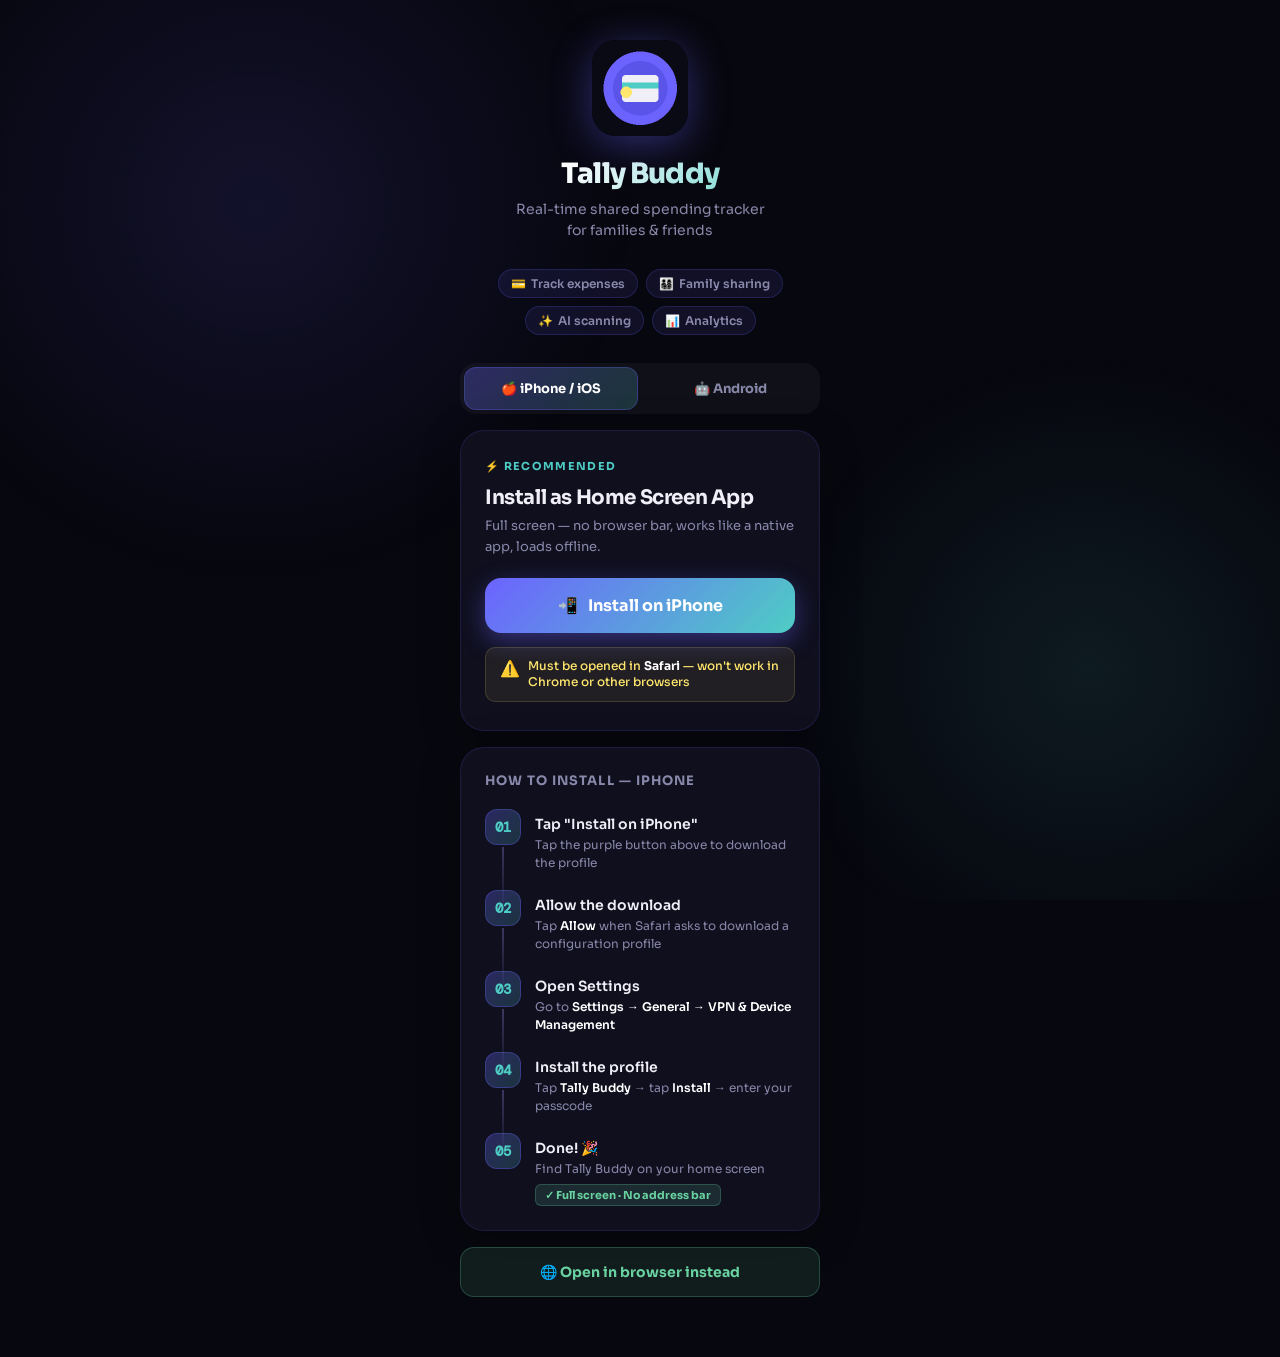
<file: install.html>
<!DOCTYPE html>
<html lang="en">
<head>
<meta charset="UTF-8">
<meta name="viewport" content="width=device-width, initial-scale=1.0">
<title>Install Tally Buddy</title>
<link rel="preconnect" href="https://fonts.googleapis.com">
<link href="https://fonts.googleapis.com/css2?family=Sora:wght@300;400;600;700;800&family=DM+Mono:wght@400;500&display=swap" rel="stylesheet">
<style>
  :root{--bg:#07070F;--card:#0F0F1E;--accent:#6C63FF;--accent2:#4ECDC4;--green:#69D2A0;--yellow:#FFE66D;--text:#F0EEF6;--muted:#8A88AA;--dim:#3A3860;--border:rgba(108,99,255,0.15)}
  *{box-sizing:border-box;margin:0;padding:0}
  body{font-family:'Sora',sans-serif;background:var(--bg);color:var(--text);min-height:100vh;overflow-x:hidden}
  .bg-glow{position:fixed;inset:0;pointer-events:none;z-index:0;overflow:hidden}
  .bg-glow::before{content:'';position:absolute;top:-20%;left:-10%;width:60vw;height:60vw;border-radius:50%;background:radial-gradient(circle,rgba(108,99,255,0.12),transparent 70%);animation:drift1 8s ease-in-out infinite alternate}
  .bg-glow::after{content:'';position:absolute;bottom:-10%;right:-10%;width:50vw;height:50vw;border-radius:50%;background:radial-gradient(circle,rgba(78,205,196,0.1),transparent 70%);animation:drift2 10s ease-in-out infinite alternate}
  @keyframes drift1{from{transform:translate(0,0)}to{transform:translate(5vw,3vh)}}
  @keyframes drift2{from{transform:translate(0,0)}to{transform:translate(-4vw,-5vh)}}
  .wrapper{position:relative;z-index:1;max-width:400px;margin:0 auto;padding:40px 20px 60px}
  .header{text-align:center;margin-bottom:28px;animation:fadeUp 0.6s ease both}
  .app-icon{width:96px;height:96px;border-radius:24px;margin:0 auto 20px;display:block;box-shadow:0 8px 40px rgba(108,99,255,0.4);animation:iconPop 0.7s cubic-bezier(.22,.68,0,1.3) both}
  .app-name{font-size:28px;font-weight:800;letter-spacing:-0.03em;background:linear-gradient(135deg,#fff 30%,var(--accent2));-webkit-background-clip:text;-webkit-text-fill-color:transparent;background-clip:text;margin-bottom:8px}
  .app-tagline{font-size:14px;color:var(--muted);line-height:1.5}
  .features{display:flex;gap:8px;justify-content:center;flex-wrap:wrap;margin:16px 0 28px;animation:fadeUp 0.6s 0.1s ease both}
  .pill{display:flex;align-items:center;gap:5px;padding:6px 12px;border-radius:999px;background:rgba(108,99,255,0.1);border:1px solid rgba(108,99,255,0.2);font-size:12px;font-weight:600;color:var(--muted)}
  .platform-tabs{display:flex;gap:6px;margin-bottom:16px;background:rgba(255,255,255,0.04);border-radius:16px;padding:4px;animation:fadeUp 0.6s 0.15s ease both}
  .platform-tab{flex:1;padding:12px 8px;border-radius:12px;font-size:13px;font-weight:700;font-family:'Sora',sans-serif;background:transparent;color:var(--muted);border:none;cursor:pointer;transition:all 0.2s;display:flex;align-items:center;justify-content:center;gap:6px}
  .platform-tab.active{background:linear-gradient(135deg,rgba(108,99,255,0.3),rgba(78,205,196,0.2));color:#fff;border:1px solid rgba(108,99,255,0.3)}
  .cta-card{background:var(--card);border:1px solid var(--border);border-radius:24px;padding:28px 24px;margin-bottom:16px;animation:fadeUp 0.6s 0.2s ease both;box-shadow:0 8px 40px rgba(0,0,0,0.3)}
  .cta-label{font-size:11px;letter-spacing:0.12em;text-transform:uppercase;color:var(--accent2);font-weight:700;margin-bottom:12px}
  .cta-title{font-size:20px;font-weight:700;margin-bottom:6px;letter-spacing:-0.02em}
  .cta-sub{font-size:13px;color:var(--muted);margin-bottom:20px;line-height:1.6}
  .install-btn{display:flex;align-items:center;justify-content:center;gap:10px;width:100%;padding:17px;border-radius:16px;background:linear-gradient(135deg,var(--accent),var(--accent2));color:#fff;font-size:16px;font-weight:700;font-family:'Sora',sans-serif;text-decoration:none;border:none;cursor:pointer;box-shadow:0 8px 24px rgba(108,99,255,0.4);transition:transform 0.15s}
  .install-btn:active{transform:scale(0.97)}
  .android-btn{display:flex;align-items:center;justify-content:center;gap:10px;width:100%;padding:17px;border-radius:16px;background:linear-gradient(135deg,#34A853,#4ECDC4);color:#fff;font-size:16px;font-weight:700;font-family:'Sora',sans-serif;text-decoration:none;border:none;cursor:pointer;box-shadow:0 8px 24px rgba(52,168,83,0.35);transition:transform 0.15s}
  .android-btn:active{transform:scale(0.97)}
  .note-box{display:flex;align-items:flex-start;gap:8px;margin-top:14px;padding:10px 14px;border-radius:10px;background:rgba(255,230,109,0.08);border:1px solid rgba(255,230,109,0.15)}
  .note-box p{font-size:12px;color:var(--yellow);font-weight:500;line-height:1.4}
  .note-box p strong{color:#fff}
  .note-box.green{background:rgba(105,210,160,0.08);border-color:rgba(105,210,160,0.2)}
  .note-box.green p{color:var(--green)}
  .steps-card{background:var(--card);border:1px solid var(--border);border-radius:24px;padding:24px;animation:fadeUp 0.6s 0.3s ease both;box-shadow:0 8px 40px rgba(0,0,0,0.3)}
  .steps-title{font-size:13px;font-weight:700;color:var(--muted);letter-spacing:0.08em;text-transform:uppercase;margin-bottom:20px}
  .step{display:flex;gap:14px;align-items:flex-start;margin-bottom:18px;position:relative}
  .step:last-child{margin-bottom:0}
  .step::before{content:'';position:absolute;left:17px;top:38px;width:2px;height:calc(100% + 4px);background:linear-gradient(to bottom,var(--dim),transparent)}
  .step:last-child::before{display:none}
  .step-num{width:36px;height:36px;border-radius:12px;flex-shrink:0;background:linear-gradient(135deg,rgba(108,99,255,0.3),rgba(78,205,196,0.2));border:1px solid rgba(108,99,255,0.3);display:flex;align-items:center;justify-content:center;font-size:14px;font-weight:700;color:var(--accent2);font-family:'DM Mono',monospace}
  .step-num.g{background:linear-gradient(135deg,rgba(52,168,83,0.3),rgba(78,205,196,0.2));border-color:rgba(52,168,83,0.3);color:var(--green)}
  .step-content{flex:1;padding-top:6px}
  .step-heading{font-size:14px;font-weight:600;color:var(--text);margin-bottom:3px}
  .step-detail{font-size:12px;color:var(--muted);line-height:1.5}
  .step-detail strong{color:#fff;font-weight:600}
  .step-badge{display:inline-flex;align-items:center;gap:4px;padding:3px 9px;border-radius:6px;background:rgba(105,210,160,0.15);border:1px solid rgba(105,210,160,0.25);font-size:11px;font-weight:700;color:var(--green);margin-top:6px}
  .open-btn{display:flex;align-items:center;justify-content:center;gap:8px;width:100%;padding:15px;margin-top:16px;border-radius:14px;background:rgba(105,210,160,0.1);border:1px solid rgba(105,210,160,0.25);color:var(--green);font-size:14px;font-weight:700;font-family:'Sora',sans-serif;text-decoration:none;cursor:pointer;transition:all 0.15s;animation:fadeUp 0.6s 0.4s ease both}
  .open-btn:active{transform:scale(0.97)}
  .hidden{display:none!important}
  @keyframes fadeUp{from{opacity:0;transform:translateY(20px)}to{opacity:1;transform:translateY(0)}}
  @keyframes iconPop{from{opacity:0;transform:scale(0.6)}to{opacity:1;transform:scale(1)}}
</style>
</head>
<body>
<div class="bg-glow"></div>
<div class="wrapper">

  <div class="header">
    <img class="app-icon" src="icon-192.png" alt="Tally Buddy">
    <h1 class="app-name">Tally Buddy</h1>
    <p class="app-tagline">Real-time shared spending tracker<br>for families & friends</p>
  </div>

  <div class="features">
    <div class="pill"><span>💳</span> Track expenses</div>
    <div class="pill"><span>👨‍👩‍👧‍👦</span> Family sharing</div>
    <div class="pill"><span>✨</span> AI scanning</div>
    <div class="pill"><span>📊</span> Analytics</div>
  </div>

  <div class="platform-tabs">
    <button class="platform-tab active" id="tab-ios" onclick="switchPlatform('ios')">🍎 iPhone / iOS</button>
    <button class="platform-tab" id="tab-android" onclick="switchPlatform('android')">🤖 Android</button>
  </div>

  <!-- iOS -->
  <div id="section-ios">
    <div class="cta-card">
      <p class="cta-label">⚡ Recommended</p>
      <h2 class="cta-title">Install as Home Screen App</h2>
      <p class="cta-sub">Full screen — no browser bar, works like a native app, loads offline.</p>
      <a class="install-btn" href="[data-uri]">
        <span>📲</span> Install on iPhone
      </a>
      <div class="note-box">
        <span>⚠️</span>
        <p>Must be opened in <strong>Safari</strong> — won't work in Chrome or other browsers</p>
      </div>
    </div>
    <div class="steps-card">
      <p class="steps-title">How to install — iPhone</p>
      <div class="step"><div class="step-num">01</div><div class="step-content"><p class="step-heading">Tap "Install on iPhone"</p><p class="step-detail">Tap the purple button above to download the profile</p></div></div>
      <div class="step"><div class="step-num">02</div><div class="step-content"><p class="step-heading">Allow the download</p><p class="step-detail">Tap <strong>Allow</strong> when Safari asks to download a configuration profile</p></div></div>
      <div class="step"><div class="step-num">03</div><div class="step-content"><p class="step-heading">Open Settings</p><p class="step-detail">Go to <strong>Settings → General → VPN & Device Management</strong></p></div></div>
      <div class="step"><div class="step-num">04</div><div class="step-content"><p class="step-heading">Install the profile</p><p class="step-detail">Tap <strong>Tally Buddy</strong> → tap <strong>Install</strong> → enter your passcode</p></div></div>
      <div class="step"><div class="step-num">05</div><div class="step-content"><p class="step-heading">Done! 🎉</p><p class="step-detail">Find Tally Buddy on your home screen</p><div class="step-badge">✓ Full screen · No address bar</div></div></div>
    </div>
  </div>

  <!-- Android -->
  <div id="section-android" class="hidden">
    <div class="cta-card">
      <p class="cta-label" style="color:#69D2A0">⚡ Easy Install</p>
      <h2 class="cta-title">Install as Home Screen App</h2>
      <p class="cta-sub">Android makes this even easier — no profile needed. Just use Chrome and tap "Add to Home Screen".</p>
      <a class="android-btn" href="https://heraline.github.io/Tally-Buddy/">
        <span>🚀</span> Open App in Chrome
      </a>
      <div class="note-box green" style="margin-top:14px">
        <span>✅</span>
        <p>Use <strong>Google Chrome</strong> on Android for the best install experience</p>
      </div>
    </div>
    <div class="steps-card">
      <p class="steps-title">How to install — Android</p>
      <div class="step"><div class="step-num g">01</div><div class="step-content"><p class="step-heading">Open in Chrome</p><p class="step-detail">Tap the green button above to open Tally Buddy in Chrome</p></div></div>
      <div class="step"><div class="step-num g">02</div><div class="step-content"><p class="step-heading">Tap the menu</p><p class="step-detail">Tap the <strong>⋮ three dots</strong> in the top right corner of Chrome</p></div></div>
      <div class="step"><div class="step-num g">03</div><div class="step-content"><p class="step-heading">Add to Home Screen</p><p class="step-detail">Tap <strong>"Add to Home Screen"</strong> or <strong>"Install App"</strong></p></div></div>
      <div class="step"><div class="step-num g">04</div><div class="step-content"><p class="step-heading">Confirm install</p><p class="step-detail">Tap <strong>Add</strong> or <strong>Install</strong> on the popup that appears</p></div></div>
      <div class="step"><div class="step-num g">05</div><div class="step-content"><p class="step-heading">Done! 🎉</p><p class="step-detail">Find Tally Buddy on your home screen</p><div class="step-badge">✓ Full screen · Works like a native app</div></div></div>
    </div>
  </div>

  <a class="open-btn" href="https://heraline.github.io/Tally-Buddy/">🌐 Open in browser instead</a>

</div>
<script>
function switchPlatform(p){
  document.getElementById('section-ios').classList.toggle('hidden',p!=='ios');
  document.getElementById('section-android').classList.toggle('hidden',p!=='android');
  document.getElementById('tab-ios').classList.toggle('active',p==='ios');
  document.getElementById('tab-android').classList.toggle('active',p==='android');
}
// Auto-detect platform
if(/android/i.test(navigator.userAgent)){switchPlatform('android');}
else{switchPlatform('ios');}
</script>
</body>
</html>
</file>
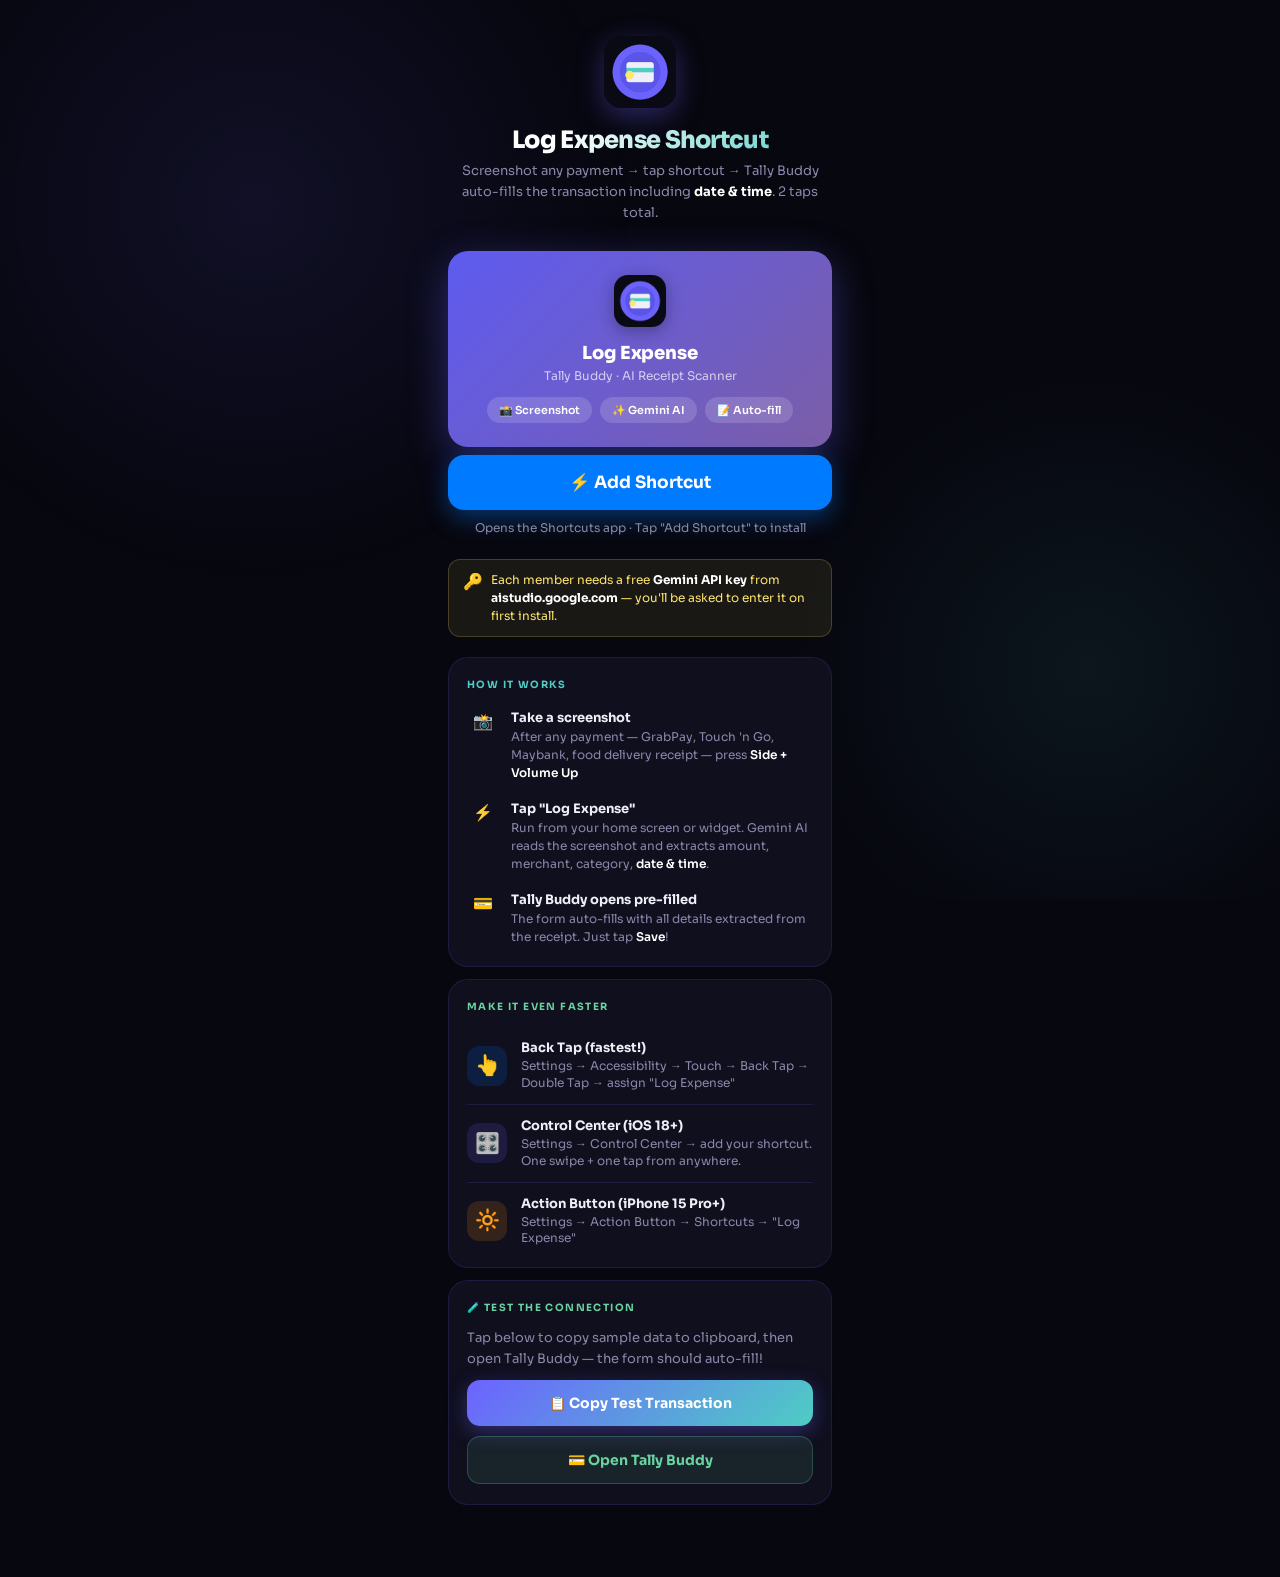
<file: shortcut-guide.html>
<!DOCTYPE html>
<html lang="en">
<head>
<meta charset="UTF-8">
<meta name="viewport" content="width=device-width, initial-scale=1.0">
<title>Tally Buddy — Log Expense Shortcut</title>
<link href="https://fonts.googleapis.com/css2?family=Sora:wght@400;600;700;800&family=DM+Mono:wght@400;500&display=swap" rel="stylesheet">
<style>
  :root{--bg:#07070F;--card:#0F0F1E;--card2:#141428;--accent:#6C63FF;--accent2:#4ECDC4;--green:#69D2A0;--yellow:#FFE66D;--red:#FF6B6B;--text:#F0EEF6;--muted:#8A88AA;--dim:#3A3860;--border:rgba(108,99,255,0.15)}
  *{box-sizing:border-box;margin:0;padding:0}
  body{font-family:'Sora',sans-serif;background:var(--bg);color:var(--text);min-height:100vh}
  .bg-glow{position:fixed;inset:0;pointer-events:none;z-index:0;overflow:hidden}
  .bg-glow::before{content:'';position:absolute;top:-20%;left:-10%;width:60vw;height:60vw;border-radius:50%;background:radial-gradient(circle,rgba(108,99,255,0.1),transparent 70%);animation:drift1 8s ease-in-out infinite alternate}
  .bg-glow::after{content:'';position:absolute;bottom:-10%;right:-10%;width:50vw;height:50vw;border-radius:50%;background:radial-gradient(circle,rgba(78,205,196,0.08),transparent 70%);animation:drift2 10s ease-in-out infinite alternate}
  @keyframes drift1{from{transform:translate(0,0)}to{transform:translate(5vw,3vh)}}
  @keyframes drift2{from{transform:translate(0,0)}to{transform:translate(-4vw,-5vh)}}
  .wrapper{position:relative;z-index:1;max-width:420px;margin:0 auto;padding:36px 18px 60px}

  /* Header */
  .header{text-align:center;margin-bottom:28px;animation:fadeUp 0.5s ease both}
  .header img{width:72px;height:72px;border-radius:18px;margin-bottom:12px;box-shadow:0 8px 28px rgba(108,99,255,0.35)}
  .header h1{font-size:24px;font-weight:800;letter-spacing:-0.03em;background:linear-gradient(135deg,#fff 30%,var(--accent2));-webkit-background-clip:text;-webkit-text-fill-color:transparent;background-clip:text;margin-bottom:6px}
  .header p{font-size:13px;color:var(--muted);line-height:1.6}

  /* Shortcut preview card */
  .shortcut-preview{background:linear-gradient(135deg,#5E5BF0,#7B5EA7);border-radius:20px;padding:24px;margin-bottom:8px;text-align:center;animation:fadeUp 0.5s 0.1s ease both;box-shadow:0 12px 40px rgba(94,91,240,0.4)}
  .shortcut-icon{margin-bottom:10px}
  .shortcut-icon img{width:52px;height:52px;border-radius:14px;box-shadow:0 4px 16px rgba(0,0,0,0.3)}
  .shortcut-name{font-size:18px;font-weight:800;color:#fff;letter-spacing:-0.01em;margin-bottom:4px}
  .shortcut-sub{font-size:12px;color:rgba(255,255,255,0.7)}
  .shortcut-actions{display:flex;gap:8px;margin-top:14px;justify-content:center;flex-wrap:wrap}
  .action-pill{display:flex;align-items:center;gap:6px;background:rgba(255,255,255,0.15);border-radius:999px;padding:6px 12px;font-size:11px;font-weight:600;color:#fff}

  /* Add shortcut button */
  .add-btn{display:flex;align-items:center;justify-content:center;gap:10px;width:100%;padding:17px;border-radius:16px;background:#007AFF;color:#fff;font-size:17px;font-weight:700;font-family:'Sora',sans-serif;text-decoration:none;border:none;cursor:pointer;box-shadow:0 8px 24px rgba(0,122,255,0.4);margin-bottom:10px;animation:fadeUp 0.5s 0.2s ease both;transition:transform 0.15s,opacity 0.15s}
  .add-btn:active{transform:scale(0.97);opacity:0.9}
  .note{font-size:12px;color:var(--muted);text-align:center;margin-bottom:24px;animation:fadeUp 0.5s 0.25s ease both}

  /* Warning */
  .warn{background:rgba(255,230,109,0.08);border:1px solid rgba(255,230,109,0.2);border-radius:12px;padding:11px 14px;margin-bottom:20px;display:flex;gap:8px;align-items:flex-start;animation:fadeUp 0.5s 0.28s ease both}
  .warn p{font-size:12px;color:var(--yellow);line-height:1.5}
  .warn p b{color:#fff}

  /* Section cards */
  .section{background:var(--card);border:1px solid var(--border);border-radius:20px;padding:20px 18px;margin-bottom:12px}
  .section-label{font-size:10px;letter-spacing:0.14em;text-transform:uppercase;font-weight:700;margin-bottom:14px;color:var(--accent2)}
  .section-label.green{color:var(--green)}
  .section-label.purple{color:var(--accent)}

  /* Steps */
  .step{display:flex;gap:12px;margin-bottom:14px;align-items:flex-start}
  .step:last-child{margin-bottom:0}
  .sn{width:32px;height:32px;border-radius:10px;flex-shrink:0;display:flex;align-items:center;justify-content:center;font-size:16px}
  .sb{flex:1;padding-top:4px}
  .sb strong{font-size:13px;font-weight:700;color:var(--text);display:block;margin-bottom:2px}
  .sb p{font-size:12px;color:var(--muted);line-height:1.5}
  .sb p b{color:#fff;font-weight:600}

  /* Options */
  .option-row{display:flex;align-items:center;gap:14px;padding:12px 0;border-bottom:1px solid var(--border)}
  .option-row:last-child{border-bottom:none;padding-bottom:0}
  .option-row:first-child{padding-top:0}
  .option-icon{width:40px;height:40px;border-radius:12px;display:flex;align-items:center;justify-content:center;font-size:20px;flex-shrink:0}
  .option-icon.blue{background:rgba(0,122,255,0.15)}
  .option-icon.purple{background:rgba(108,99,255,0.15)}
  .option-icon.orange{background:rgba(255,149,0,0.15)}
  .option-text strong{font-size:13px;font-weight:700;display:block;margin-bottom:2px}
  .option-text p{font-size:12px;color:var(--muted);line-height:1.4}

  /* Buttons */
  .btn{display:flex;align-items:center;justify-content:center;gap:8px;width:100%;padding:14px;border-radius:13px;font-size:14px;font-weight:700;font-family:'Sora',sans-serif;text-decoration:none;border:none;cursor:pointer;margin-top:10px;transition:transform 0.15s}
  .btn:active{transform:scale(0.97)}
  .btn-purple{background:linear-gradient(135deg,var(--accent),var(--accent2));color:#fff;box-shadow:0 6px 20px rgba(108,99,255,0.35)}
  .btn-green{background:rgba(105,210,160,0.1);border:1px solid rgba(105,210,160,0.25);color:var(--green)}

  /* Animations */
  .a1{animation:fadeUp 0.5s 0.3s ease both}
  .a2{animation:fadeUp 0.5s 0.38s ease both}
  .a3{animation:fadeUp 0.5s 0.46s ease both}
  @keyframes fadeUp{from{opacity:0;transform:translateY(14px)}to{opacity:1;transform:translateY(0)}}
</style>
</head>
<body>
<div class="bg-glow"></div>
<div class="wrapper">

  <!-- Header -->
  <div class="header">
    <img src="[data-uri]" alt="Tally Buddy">
    <h1>Log Expense Shortcut</h1>
    <p>Screenshot any payment → tap shortcut → Tally Buddy auto-fills the transaction including <strong style="color:#fff">date & time</strong>. 2 taps total.</p>
  </div>

  <!-- Shortcut preview card -->
  <div class="shortcut-preview">
    <div class="shortcut-icon">
      <img src="[data-uri]" alt="Tally Buddy">
    </div>
    <div class="shortcut-name">Log Expense</div>
    <div class="shortcut-sub">Tally Buddy · AI Receipt Scanner</div>
    <div class="shortcut-actions">
      <div class="action-pill">📸 Screenshot</div>
      <div class="action-pill">✨ Gemini AI</div>
      <div class="action-pill">📝 Auto-fill</div>
    </div>
  </div>

  <!-- Add Shortcut button -->
  <a class="add-btn" href="https://www.icloud.com/shortcuts/85f6027c2e1d41408d54eb07049a6753">
    ⚡ Add Shortcut
  </a>
  <p class="note">Opens the Shortcuts app · Tap "Add Shortcut" to install</p>

  <!-- Warning -->
  <div class="warn">
    <span>🔑</span>
    <p>Each member needs a free <b>Gemini API key</b> from <b>aistudio.google.com</b> — you'll be asked to enter it on first install.</p>
  </div>

  <!-- How it works -->
  <div class="section a1">
    <p class="section-label">How it works</p>
    <div class="step">
      <div class="sn">📸</div>
      <div class="sb">
        <strong>Take a screenshot</strong>
        <p>After any payment — GrabPay, Touch 'n Go, Maybank, food delivery receipt — press <b>Side + Volume Up</b></p>
      </div>
    </div>
    <div class="step">
      <div class="sn">⚡</div>
      <div class="sb">
        <strong>Tap "Log Expense"</strong>
        <p>Run from your home screen or widget. Gemini AI reads the screenshot and extracts amount, merchant, category, <b>date & time</b>.</p>
      </div>
    </div>
    <div class="step">
      <div class="sn">💳</div>
      <div class="sb">
        <strong>Tally Buddy opens pre-filled</strong>
        <p>The form auto-fills with all details extracted from the receipt. Just tap <b>Save</b>!</p>
      </div>
    </div>
  </div>

  <!-- Make it even faster -->
  <div class="section a2">
    <p class="section-label green">Make it even faster</p>
    <div class="option-row">
      <div class="option-icon blue">👆</div>
      <div class="option-text">
        <strong>Back Tap (fastest!)</strong>
        <p>Settings → Accessibility → Touch → Back Tap → Double Tap → assign "Log Expense"</p>
      </div>
    </div>
    <div class="option-row">
      <div class="option-icon purple">🎛️</div>
      <div class="option-text">
        <strong>Control Center (iOS 18+)</strong>
        <p>Settings → Control Center → add your shortcut. One swipe + one tap from anywhere.</p>
      </div>
    </div>
    <div class="option-row">
      <div class="option-icon orange">🔆</div>
      <div class="option-text">
        <strong>Action Button (iPhone 15 Pro+)</strong>
        <p>Settings → Action Button → Shortcuts → "Log Expense"</p>
      </div>
    </div>
  </div>

  <!-- Test -->
  <div class="section a3">
    <p class="section-label green">🧪 Test the connection</p>
    <p style="font-size:13px;color:var(--muted);line-height:1.6">Tap below to copy sample data to clipboard, then open Tally Buddy — the form should auto-fill!</p>
    <button class="btn btn-purple" onclick="testClipboard()">📋 Copy Test Transaction</button>
    <a class="btn btn-green" href="https://heraline.github.io/Tally-Buddy/">💳 Open Tally Buddy</a>
    <p id="ts" style="font-size:12px;color:var(--green);text-align:center;margin-top:10px;display:none">✓ Copied! Now open Tally Buddy above →</p>
  </div>

</div>
<script>
function testClipboard(){
  var now=new Date();
  var data=JSON.stringify({fw_shortcut:true,amount:24.90,desc:'Touch n Go',cat:'transport',subcat:'toll',
    date:now.toISOString().slice(0,10),
    time:now.getHours().toString().padStart(2,'0')+':'+now.getMinutes().toString().padStart(2,'0'),
    cur:'MYR',notes:'Highway toll payment'});
  navigator.clipboard.writeText(data).then(function(){
    document.getElementById('ts').style.display='block';
  }).catch(function(){alert('Cannot access clipboard. Open this page in Safari on iPhone.');});
}
</script>
</body>
</html>
</file>
